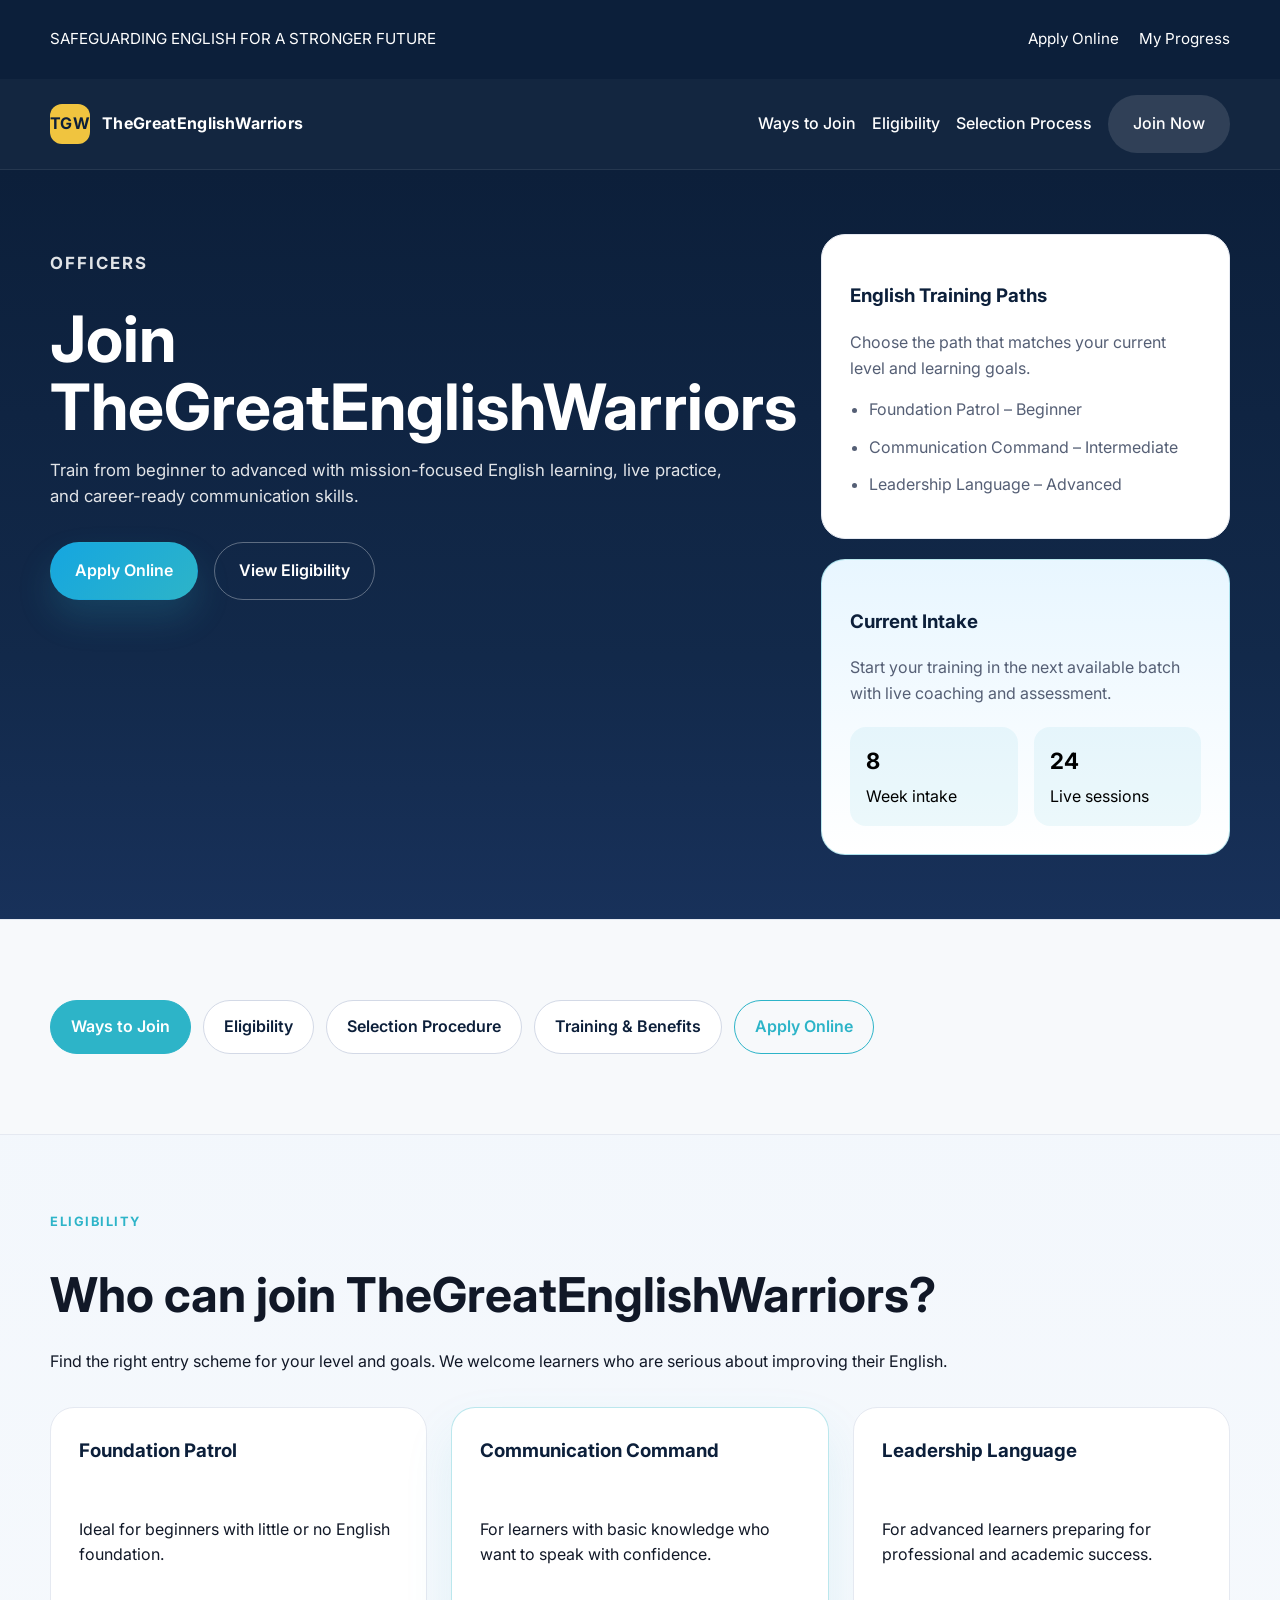
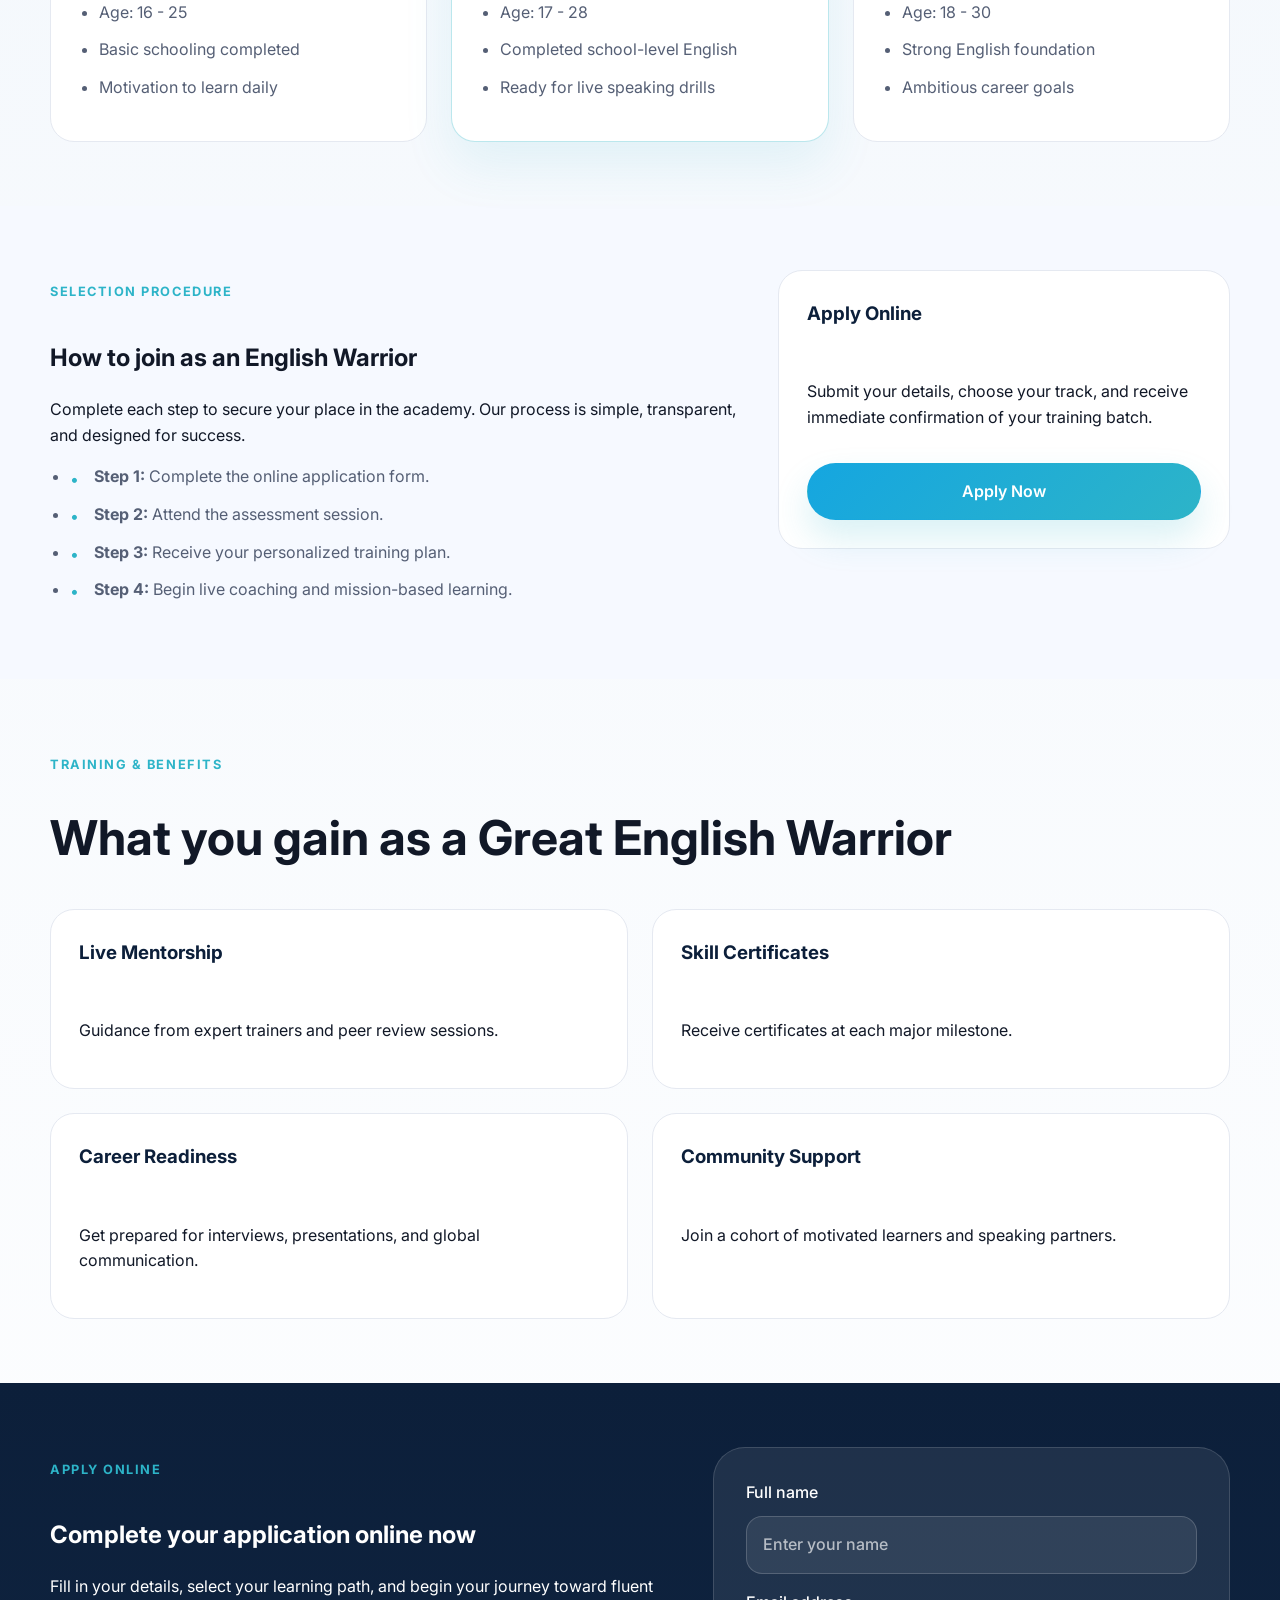
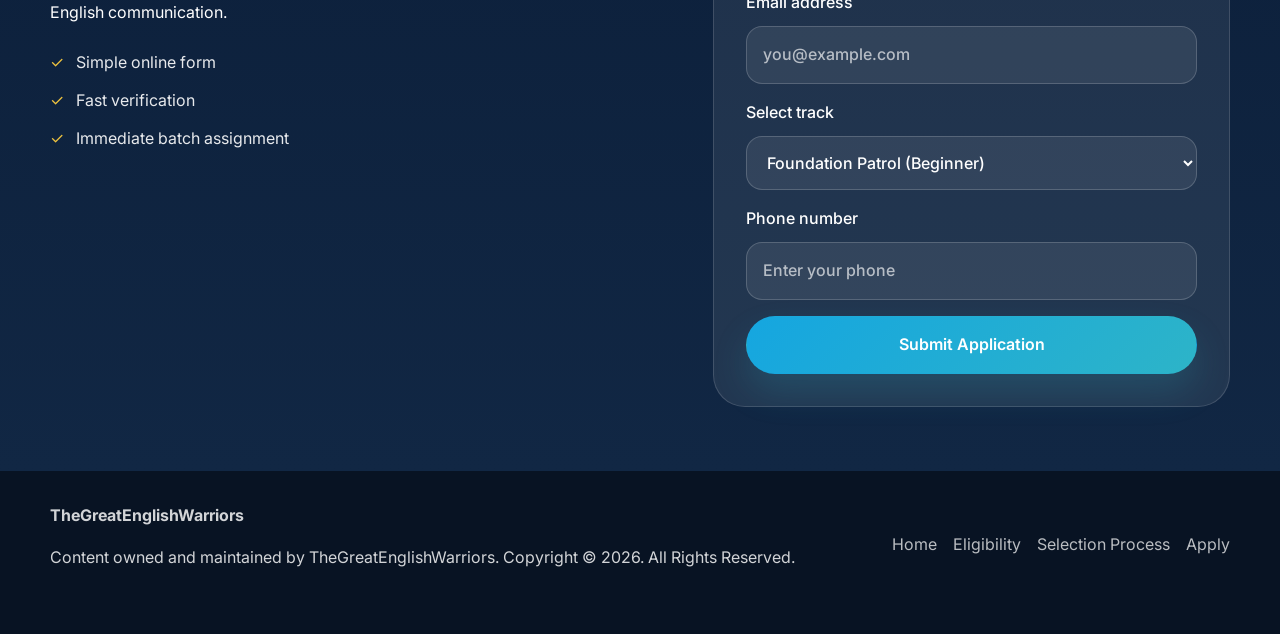
<file: index.html>
<!DOCTYPE html>
<html lang="en">
<head>
  <meta charset="UTF-8" />
  <meta name="viewport" content="width=device-width, initial-scale=1.0" />
  <title>TheGreatEnglishWarriors | Ways to Join</title>
  <link rel="preconnect" href="https://fonts.googleapis.com" />
  <link rel="preconnect" href="https://fonts.gstatic.com" crossorigin />
  <link href="https://fonts.googleapis.com/css2?family=Inter:wght@400;500;600;700;800&display=swap" rel="stylesheet" />
  <link rel="stylesheet" href="styles.css" />
</head>
<body>
  <div class="topbar">
    <div class="container topbar-inner">
      <p>SAFEGUARDING ENGLISH FOR A STRONGER FUTURE</p>
      <div class="topbar-links">
        <a href="#join">Apply Online</a>
        <a href="progress.html">My Progress</a>
      </div>
    </div>
  </div>

  <header class="site-header">
    <div class="container header-inner">
      <a class="brand" href="index.html">
        <span class="brand-mark">TGW</span>
        <span>TheGreatEnglishWarriors</span>
      </a>
      <nav class="main-nav">
        <a href="#ways">Ways to Join</a>
        <a href="#eligibility">Eligibility</a>
        <a href="#process">Selection Process</a>
        <a href="#join" class="btn btn-secondary">Join Now</a>
      </nav>
    </div>
  </header>

  <main>
    <section class="banner" id="ways">
      <div class="container banner-grid">
        <div class="banner-text">
          <p class="eyebrow">OFFICERS</p>
          <h1>Join TheGreatEnglishWarriors</h1>
          <p>Train from beginner to advanced with mission-focused English learning, live practice, and career-ready communication skills.</p>
          <div class="banner-actions">
            <a href="#join" class="btn btn-primary">Apply Online</a>
            <a href="#eligibility" class="btn btn-ghost">View Eligibility</a>
          </div>
        </div>
        <div class="banner-summary">
          <div class="summary-card">
            <h3>English Training Paths</h3>
            <p>Choose the path that matches your current level and learning goals.</p>
            <ul>
              <li>Foundation Patrol – Beginner</li>
              <li>Communication Command – Intermediate</li>
              <li>Leadership Language – Advanced</li>
            </ul>
          </div>
          <div class="summary-card summary-highlight">
            <h3>Current Intake</h3>
            <p>Start your training in the next available batch with live coaching and assessment.</p>
            <div class="summary-meta">
              <div>
                <strong>8</strong>
                <span>Week intake</span>
              </div>
              <div>
                <strong>24</strong>
                <span>Live sessions</span>
              </div>
            </div>
          </div>
        </div>
      </div>
    </section>

    <section class="section page-links">
      <div class="container page-links-inner">
        <a href="#ways" class="page-link active">Ways to Join</a>
        <a href="#eligibility" class="page-link">Eligibility</a>
        <a href="#process" class="page-link">Selection Procedure</a>
        <a href="#benefits" class="page-link">Training & Benefits</a>
        <a href="#join" class="page-link btn btn-outline">Apply Online</a>
      </div>
    </section>

    <section class="section eligibility-section" id="eligibility">
      <div class="container">
        <div class="section-header">
          <p class="eyebrow">ELIGIBILITY</p>
          <h2>Who can join TheGreatEnglishWarriors?</h2>
          <p>Find the right entry scheme for your level and goals. We welcome learners who are serious about improving their English.</p>
        </div>

        <div class="eligibility-grid">
          <article class="eligibility-card">
            <h3>Foundation Patrol</h3>
            <p>Ideal for beginners with little or no English foundation.</p>
            <ul>
              <li>Age: 16 - 25</li>
              <li>Basic schooling completed</li>
              <li>Motivation to learn daily</li>
            </ul>
          </article>
          <article class="eligibility-card featured">
            <h3>Communication Command</h3>
            <p>For learners with basic knowledge who want to speak with confidence.</p>
            <ul>
              <li>Age: 17 - 28</li>
              <li>Completed school-level English</li>
              <li>Ready for live speaking drills</li>
            </ul>
          </article>
          <article class="eligibility-card">
            <h3>Leadership Language</h3>
            <p>For advanced learners preparing for professional and academic success.</p>
            <ul>
              <li>Age: 18 - 30</li>
              <li>Strong English foundation</li>
              <li>Ambitious career goals</li>
            </ul>
          </article>
        </div>
      </div>
    </section>

    <section class="section process-section" id="process">
      <div class="container process-grid">
        <div>
          <p class="eyebrow">SELECTION PROCEDURE</p>
          <h2>How to join as an English Warrior</h2>
          <p>Complete each step to secure your place in the academy. Our process is simple, transparent, and designed for success.</p>
          <ul class="process-list">
            <li><strong>Step 1:</strong> Complete the online application form.</li>
            <li><strong>Step 2:</strong> Attend the assessment session.</li>
            <li><strong>Step 3:</strong> Receive your personalized training plan.</li>
            <li><strong>Step 4:</strong> Begin live coaching and mission-based learning.</li>
          </ul>
        </div>
        <div class="process-card">
          <h3>Apply Online</h3>
          <p>Submit your details, choose your track, and receive immediate confirmation of your training batch.</p>
          <a href="#join" class="btn btn-primary">Apply Now</a>
        </div>
      </div>
    </section>

    <section class="section benefits-section" id="benefits">
      <div class="container">
        <div class="section-header">
          <p class="eyebrow">TRAINING & BENEFITS</p>
          <h2>What you gain as a Great English Warrior</h2>
        </div>
        <div class="benefit-grid">
          <article class="benefit-card">
            <h3>Live Mentorship</h3>
            <p>Guidance from expert trainers and peer review sessions.</p>
          </article>
          <article class="benefit-card">
            <h3>Skill Certificates</h3>
            <p>Receive certificates at each major milestone.</p>
          </article>
          <article class="benefit-card">
            <h3>Career Readiness</h3>
            <p>Get prepared for interviews, presentations, and global communication.</p>
          </article>
          <article class="benefit-card">
            <h3>Community Support</h3>
            <p>Join a cohort of motivated learners and speaking partners.</p>
          </article>
        </div>
      </div>
    </section>

    <section class="section join-section" id="join">
      <div class="container join-grid">
        <div>
          <p class="eyebrow">APPLY ONLINE</p>
          <h2>Complete your application online now</h2>
          <p>Fill in your details, select your learning path, and begin your journey toward fluent English communication.</p>
          <ul class="join-list">
            <li>Simple online form</li>
            <li>Fast verification</li>
            <li>Immediate batch assignment</li>
          </ul>
        </div>
        <form class="signup-form">
          <label>
            Full name
            <input type="text" placeholder="Enter your name" required />
          </label>
          <label>
            Email address
            <input type="email" placeholder="you@example.com" required />
          </label>
          <label>
            Select track
            <select>
              <option>Foundation Patrol (Beginner)</option>
              <option>Communication Command (Intermediate)</option>
              <option>Leadership Language (Advanced)</option>
            </select>
          </label>
          <label>
            Phone number
            <input type="tel" placeholder="Enter your phone" required />
          </label>
          <button class="btn btn-primary" type="submit">Submit Application</button>
        </form>
      </div>
    </section>
  </main>

  <footer class="site-footer">
    <div class="container footer-grid">
      <div>
        <strong>TheGreatEnglishWarriors</strong>
        <p>Content owned and maintained by TheGreatEnglishWarriors. Copyright © 2026. All Rights Reserved.</p>
      </div>
      <div class="footer-links">
        <a href="index.html">Home</a>
        <a href="#eligibility">Eligibility</a>
        <a href="#process">Selection Process</a>
        <a href="#join">Apply</a>
      </div>
    </div>
  </footer>

  <script src="script.js"></script>
</body>
</html>
</file>
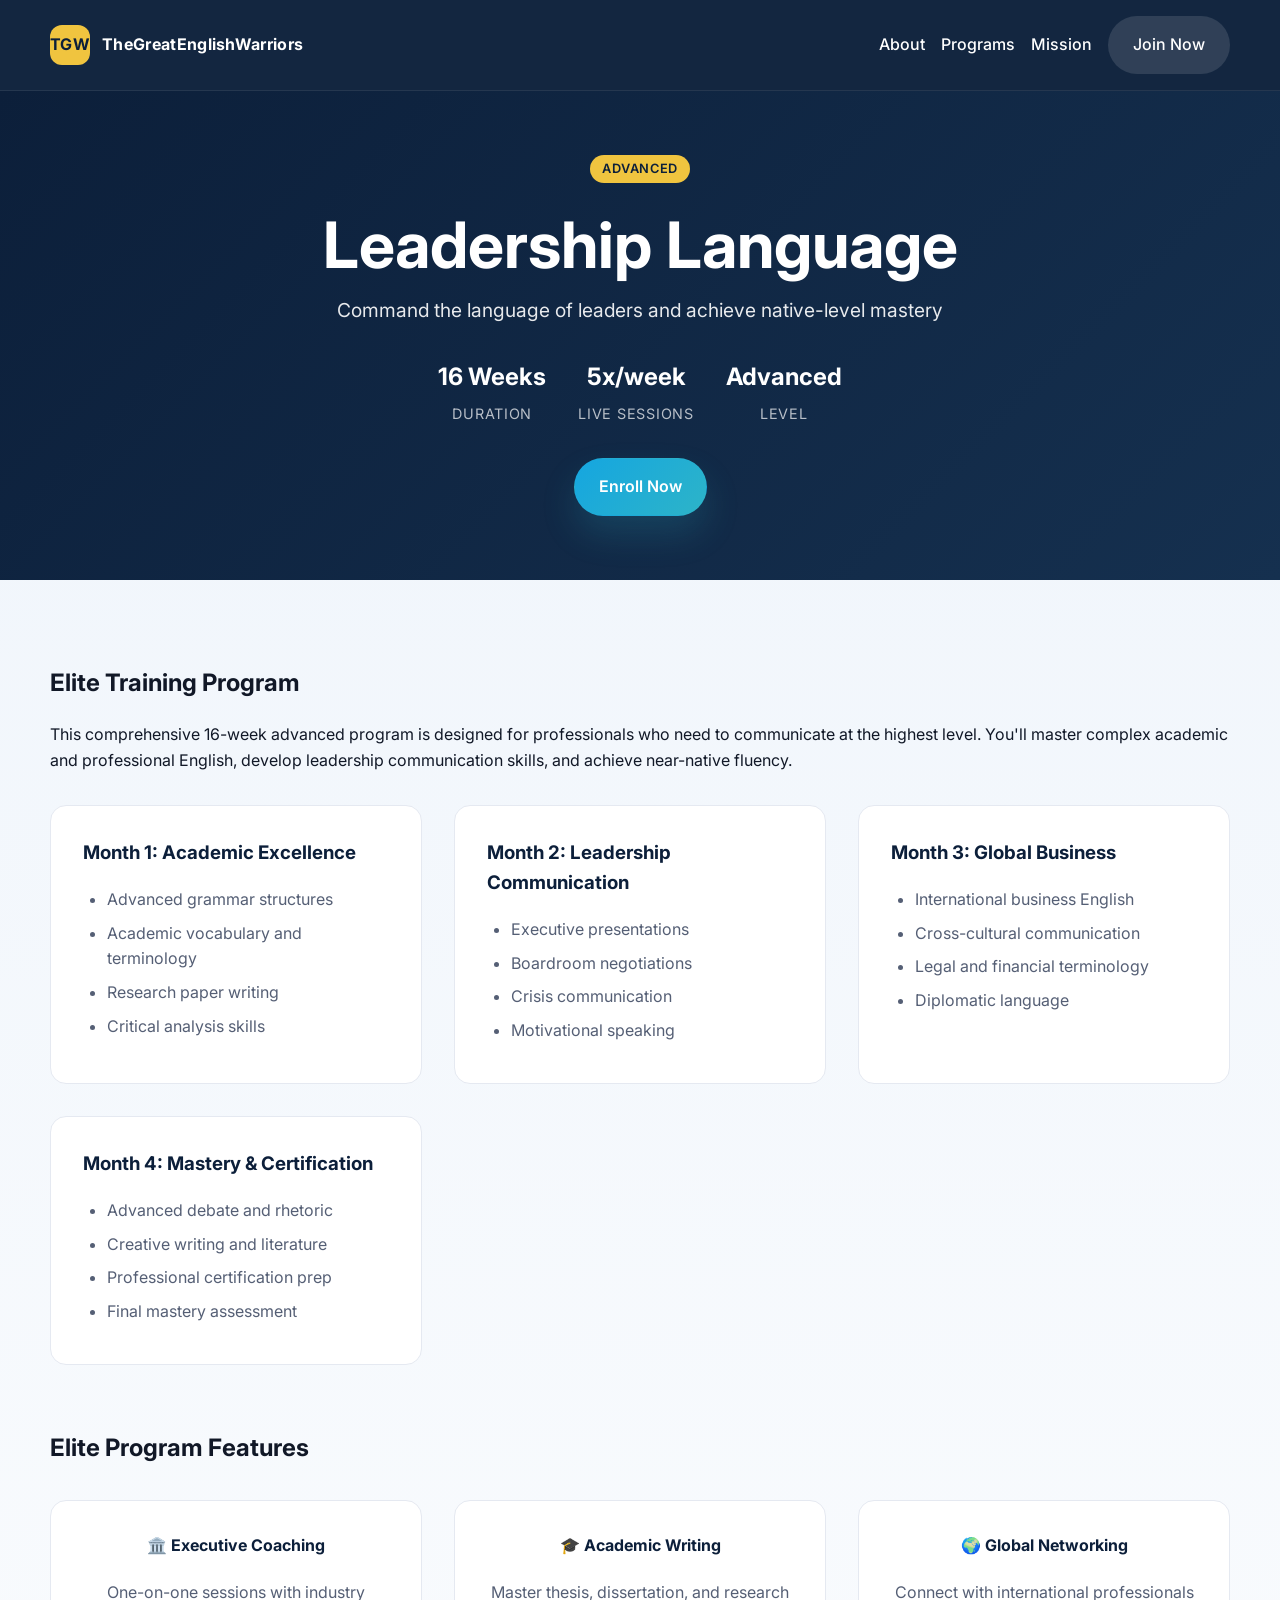
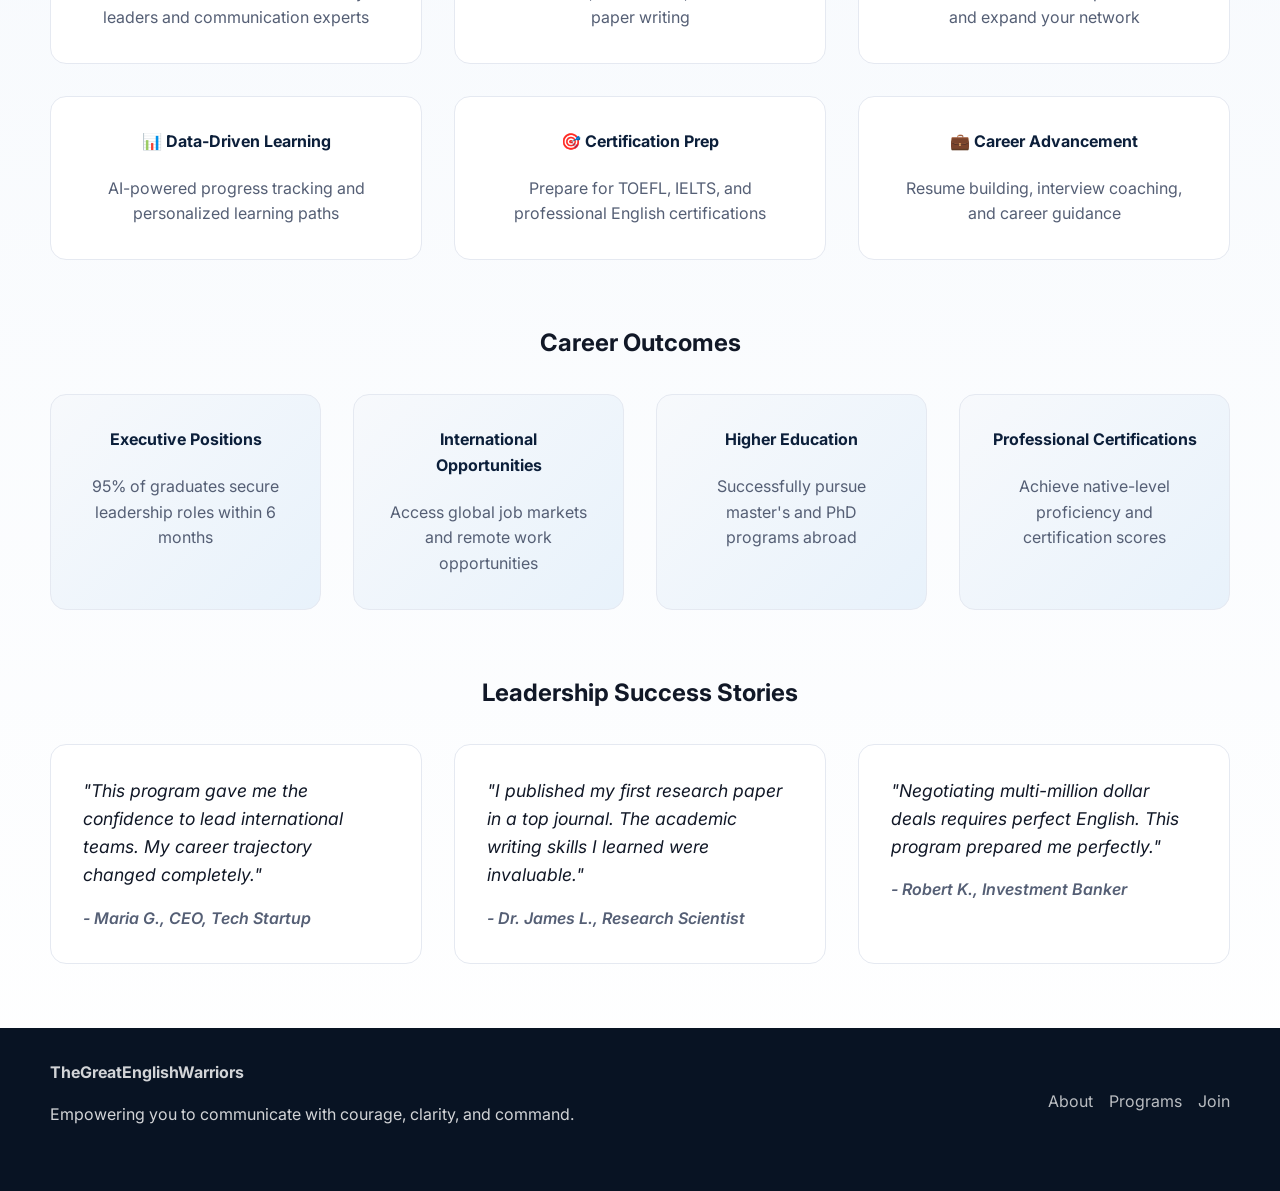
<file: advanced.html>
<!DOCTYPE html>
<html lang="en">
<head>
  <meta charset="UTF-8" />
  <meta name="viewport" content="width=device-width, initial-scale=1.0" />
  <title>Leadership Language - Advanced English | TheGreatEnglishWarriors</title>
  <link rel="preconnect" href="https://fonts.googleapis.com" />
  <link rel="preconnect" href="https://fonts.gstatic.com" crossorigin />
  <link href="https://fonts.googleapis.com/css2?family=Inter:wght@400;500;600;700;800&display=swap" rel="stylesheet" />
  <link rel="stylesheet" href="styles.css" />
</head>
<body>
  <header class="site-header">
    <div class="container header-inner">
      <a class="brand" href="index.html">
        <span class="brand-mark">TGW</span>
        <span>TheGreatEnglishWarriors</span>
      </a>
      <nav class="main-nav">
        <a href="index.html#about">About</a>
        <a href="index.html#courses">Programs</a>
        <a href="index.html#mission">Mission</a>
        <a href="index.html#join" class="btn btn-secondary">Join Now</a>
      </nav>
    </div>
  </header>

  <main>
    <section class="hero course-hero">
      <div class="container">
        <div class="course-header">
          <div class="program-level" style="background: var(--gold); color: var(--navy);">Advanced</div>
          <h1>Leadership Language</h1>
          <p class="course-subtitle">Command the language of leaders and achieve native-level mastery</p>
          <div class="course-meta">
            <div class="meta-item">
              <strong>16 Weeks</strong>
              <span>Duration</span>
            </div>
            <div class="meta-item">
              <strong>5x/week</strong>
              <span>Live Sessions</span>
            </div>
            <div class="meta-item">
              <strong>Advanced</strong>
              <span>Level</span>
            </div>
          </div>
          <a href="index.html#join" class="btn btn-primary">Enroll Now</a>
        </div>
      </div>
    </section>

    <section class="section">
      <div class="container">
        <div class="course-content">
          <div class="course-overview">
            <h2>Elite Training Program</h2>
            <p>This comprehensive 16-week advanced program is designed for professionals who need to communicate at the highest level. You'll master complex academic and professional English, develop leadership communication skills, and achieve near-native fluency.</p>

            <div class="curriculum-grid">
              <div class="curriculum-week">
                <h3>Month 1: Academic Excellence</h3>
                <ul>
                  <li>Advanced grammar structures</li>
                  <li>Academic vocabulary and terminology</li>
                  <li>Research paper writing</li>
                  <li>Critical analysis skills</li>
                </ul>
              </div>

              <div class="curriculum-week">
                <h3>Month 2: Leadership Communication</h3>
                <ul>
                  <li>Executive presentations</li>
                  <li>Boardroom negotiations</li>
                  <li>Crisis communication</li>
                  <li>Motivational speaking</li>
                </ul>
              </div>

              <div class="curriculum-week">
                <h3>Month 3: Global Business</h3>
                <ul>
                  <li>International business English</li>
                  <li>Cross-cultural communication</li>
                  <li>Legal and financial terminology</li>
                  <li>Diplomatic language</li>
                </ul>
              </div>

              <div class="curriculum-week">
                <h3>Month 4: Mastery & Certification</h3>
                <ul>
                  <li>Advanced debate and rhetoric</li>
                  <li>Creative writing and literature</li>
                  <li>Professional certification prep</li>
                  <li>Final mastery assessment</li>
                </ul>
              </div>
            </div>
          </div>

          <div class="course-features">
            <h2>Elite Program Features</h2>
            <div class="feature-grid">
              <div class="feature-item">
                <h4>🏛️ Executive Coaching</h4>
                <p>One-on-one sessions with industry leaders and communication experts</p>
              </div>
              <div class="feature-item">
                <h4>🎓 Academic Writing</h4>
                <p>Master thesis, dissertation, and research paper writing</p>
              </div>
              <div class="feature-item">
                <h4>🌍 Global Networking</h4>
                <p>Connect with international professionals and expand your network</p>
              </div>
              <div class="feature-item">
                <h4>📊 Data-Driven Learning</h4>
                <p>AI-powered progress tracking and personalized learning paths</p>
              </div>
              <div class="feature-item">
                <h4>🎯 Certification Prep</h4>
                <p>Prepare for TOEFL, IELTS, and professional English certifications</p>
              </div>
              <div class="feature-item">
                <h4>💼 Career Advancement</h4>
                <p>Resume building, interview coaching, and career guidance</p>
              </div>
            </div>
          </div>

          <div class="career-outcomes">
            <h2>Career Outcomes</h2>
            <div class="outcome-grid">
              <div class="outcome-item">
                <h4>Executive Positions</h4>
                <p>95% of graduates secure leadership roles within 6 months</p>
              </div>
              <div class="outcome-item">
                <h4>International Opportunities</h4>
                <p>Access global job markets and remote work opportunities</p>
              </div>
              <div class="outcome-item">
                <h4>Higher Education</h4>
                <p>Successfully pursue master's and PhD programs abroad</p>
              </div>
              <div class="outcome-item">
                <h4>Professional Certifications</h4>
                <p>Achieve native-level proficiency and certification scores</p>
              </div>
            </div>
          </div>

          <div class="success-stories">
            <h2>Leadership Success Stories</h2>
            <div class="story-grid">
              <div class="story-card">
                <blockquote>"This program gave me the confidence to lead international teams. My career trajectory changed completely."</blockquote>
                <cite>- Maria G., CEO, Tech Startup</cite>
              </div>
              <div class="story-card">
                <blockquote>"I published my first research paper in a top journal. The academic writing skills I learned were invaluable."</blockquote>
                <cite>- Dr. James L., Research Scientist</cite>
              </div>
              <div class="story-card">
                <blockquote>"Negotiating multi-million dollar deals requires perfect English. This program prepared me perfectly."</blockquote>
                <cite>- Robert K., Investment Banker</cite>
              </div>
            </div>
          </div>
        </div>
      </div>
    </section>
  </main>

  <footer class="site-footer">
    <div class="container footer-grid">
      <div>
        <strong>TheGreatEnglishWarriors</strong>
        <p>Empowering you to communicate with courage, clarity, and command.</p>
      </div>
      <div class="footer-links">
        <a href="index.html#about">About</a>
        <a href="index.html#courses">Programs</a>
        <a href="index.html#join">Join</a>
      </div>
    </div>
  </footer>

  <script src="script.js"></script>
</body>
</html>
</file>
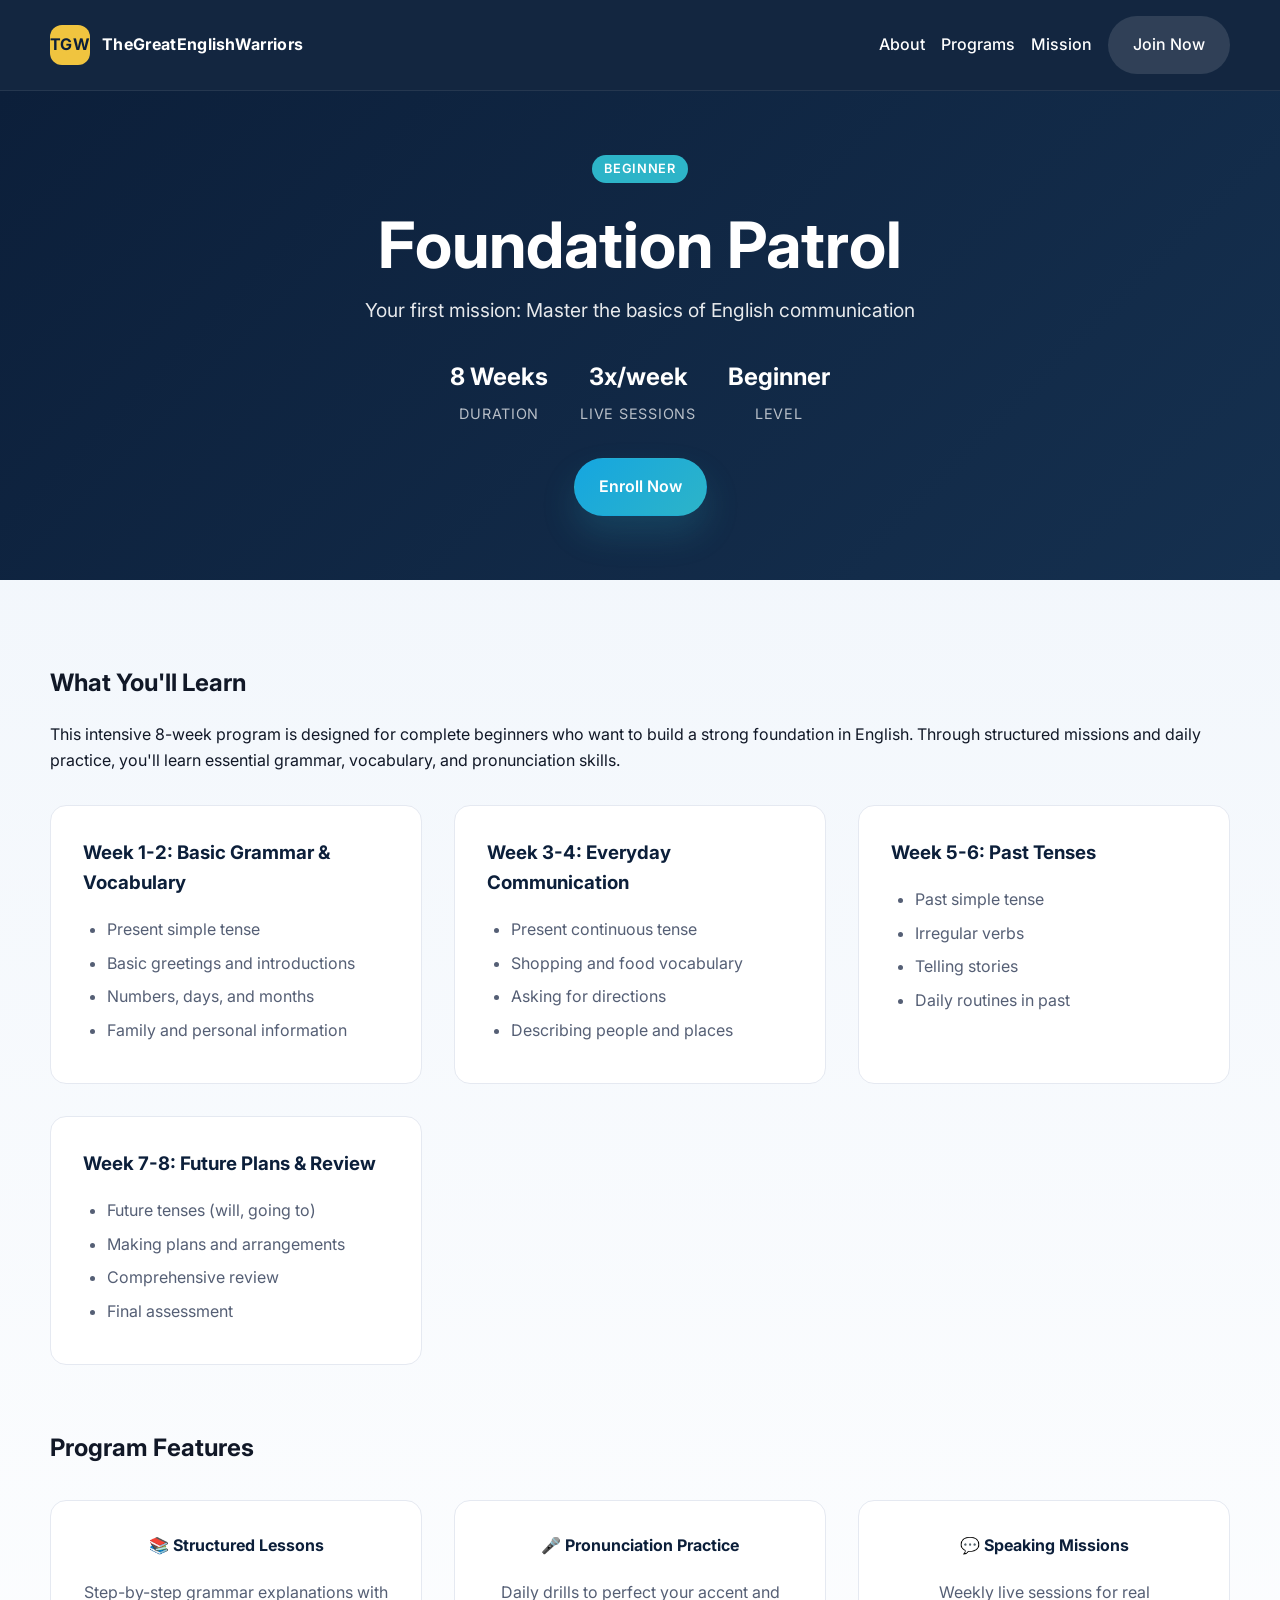
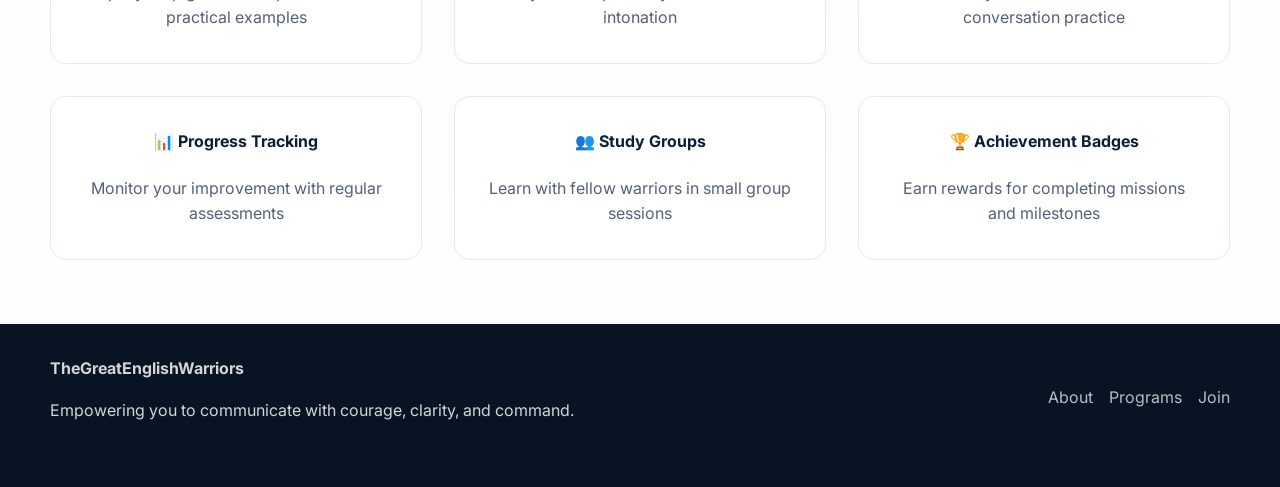
<file: beginner.html>
<!DOCTYPE html>
<html lang="en">
<head>
  <meta charset="UTF-8" />
  <meta name="viewport" content="width=device-width, initial-scale=1.0" />
  <title>Foundation Patrol - Beginner English | TheGreatEnglishWarriors</title>
  <link rel="preconnect" href="https://fonts.googleapis.com" />
  <link rel="preconnect" href="https://fonts.gstatic.com" crossorigin />
  <link href="https://fonts.googleapis.com/css2?family=Inter:wght@400;500;600;700;800&display=swap" rel="stylesheet" />
  <link rel="stylesheet" href="styles.css" />
</head>
<body>
  <header class="site-header">
    <div class="container header-inner">
      <a class="brand" href="index.html">
        <span class="brand-mark">TGW</span>
        <span>TheGreatEnglishWarriors</span>
      </a>
      <nav class="main-nav">
        <a href="index.html#about">About</a>
        <a href="index.html#courses">Programs</a>
        <a href="index.html#mission">Mission</a>
        <a href="index.html#join" class="btn btn-secondary">Join Now</a>
      </nav>
    </div>
  </header>

  <main>
    <section class="hero course-hero">
      <div class="container">
        <div class="course-header">
          <div class="program-level">Beginner</div>
          <h1>Foundation Patrol</h1>
          <p class="course-subtitle">Your first mission: Master the basics of English communication</p>
          <div class="course-meta">
            <div class="meta-item">
              <strong>8 Weeks</strong>
              <span>Duration</span>
            </div>
            <div class="meta-item">
              <strong>3x/week</strong>
              <span>Live Sessions</span>
            </div>
            <div class="meta-item">
              <strong>Beginner</strong>
              <span>Level</span>
            </div>
          </div>
          <a href="index.html#join" class="btn btn-primary">Enroll Now</a>
        </div>
      </div>
    </section>

    <section class="section">
      <div class="container">
        <div class="course-content">
          <div class="course-overview">
            <h2>What You'll Learn</h2>
            <p>This intensive 8-week program is designed for complete beginners who want to build a strong foundation in English. Through structured missions and daily practice, you'll learn essential grammar, vocabulary, and pronunciation skills.</p>

            <div class="curriculum-grid">
              <div class="curriculum-week">
                <h3>Week 1-2: Basic Grammar & Vocabulary</h3>
                <ul>
                  <li>Present simple tense</li>
                  <li>Basic greetings and introductions</li>
                  <li>Numbers, days, and months</li>
                  <li>Family and personal information</li>
                </ul>
              </div>

              <div class="curriculum-week">
                <h3>Week 3-4: Everyday Communication</h3>
                <ul>
                  <li>Present continuous tense</li>
                  <li>Shopping and food vocabulary</li>
                  <li>Asking for directions</li>
                  <li>Describing people and places</li>
                </ul>
              </div>

              <div class="curriculum-week">
                <h3>Week 5-6: Past Tenses</h3>
                <ul>
                  <li>Past simple tense</li>
                  <li>Irregular verbs</li>
                  <li>Telling stories</li>
                  <li>Daily routines in past</li>
                </ul>
              </div>

              <div class="curriculum-week">
                <h3>Week 7-8: Future Plans & Review</h3>
                <ul>
                  <li>Future tenses (will, going to)</li>
                  <li>Making plans and arrangements</li>
                  <li>Comprehensive review</li>
                  <li>Final assessment</li>
                </ul>
              </div>
            </div>
          </div>

          <div class="course-features">
            <h2>Program Features</h2>
            <div class="feature-grid">
              <div class="feature-item">
                <h4>📚 Structured Lessons</h4>
                <p>Step-by-step grammar explanations with practical examples</p>
              </div>
              <div class="feature-item">
                <h4>🎤 Pronunciation Practice</h4>
                <p>Daily drills to perfect your accent and intonation</p>
              </div>
              <div class="feature-item">
                <h4>💬 Speaking Missions</h4>
                <p>Weekly live sessions for real conversation practice</p>
              </div>
              <div class="feature-item">
                <h4>📊 Progress Tracking</h4>
                <p>Monitor your improvement with regular assessments</p>
              </div>
              <div class="feature-item">
                <h4>👥 Study Groups</h4>
                <p>Learn with fellow warriors in small group sessions</p>
              </div>
              <div class="feature-item">
                <h4>🏆 Achievement Badges</h4>
                <p>Earn rewards for completing missions and milestones</p>
              </div>
            </div>
          </div>
        </div>
      </div>
    </section>
  </main>

  <footer class="site-footer">
    <div class="container footer-grid">
      <div>
        <strong>TheGreatEnglishWarriors</strong>
        <p>Empowering you to communicate with courage, clarity, and command.</p>
      </div>
      <div class="footer-links">
        <a href="index.html#about">About</a>
        <a href="index.html#courses">Programs</a>
        <a href="index.html#join">Join</a>
      </div>
    </div>
  </footer>

  <script src="script.js"></script>
</body>
</html>
</file>
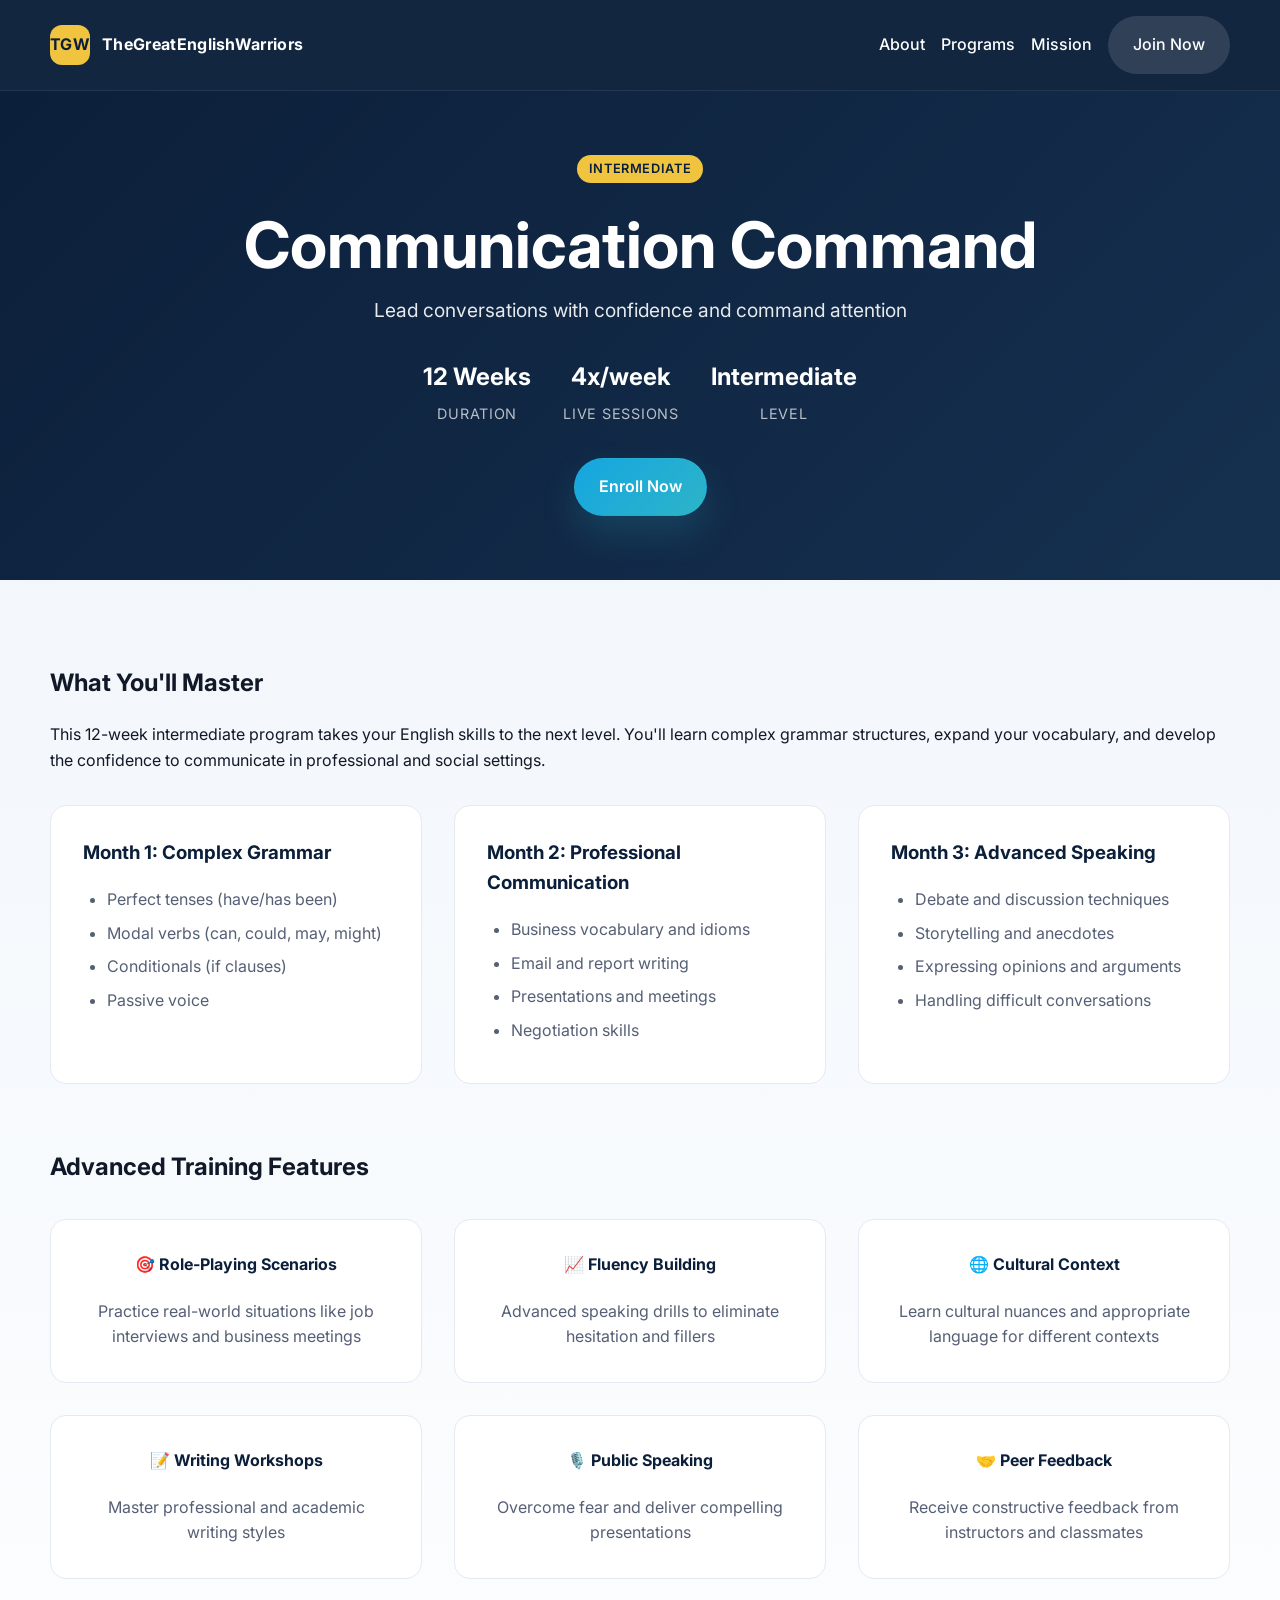
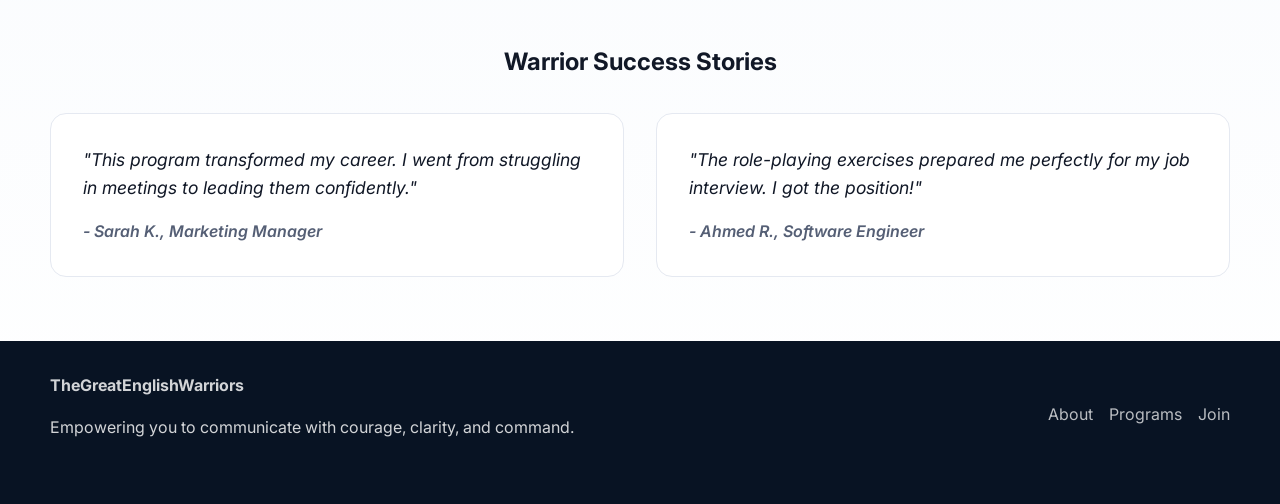
<file: intermediate.html>
<!DOCTYPE html>
<html lang="en">
<head>
  <meta charset="UTF-8" />
  <meta name="viewport" content="width=device-width, initial-scale=1.0" />
  <title>Communication Command - Intermediate English | TheGreatEnglishWarriors</title>
  <link rel="preconnect" href="https://fonts.googleapis.com" />
  <link rel="preconnect" href="https://fonts.gstatic.com" crossorigin />
  <link href="https://fonts.googleapis.com/css2?family=Inter:wght@400;500;600;700;800&display=swap" rel="stylesheet" />
  <link rel="stylesheet" href="styles.css" />
</head>
<body>
  <header class="site-header">
    <div class="container header-inner">
      <a class="brand" href="index.html">
        <span class="brand-mark">TGW</span>
        <span>TheGreatEnglishWarriors</span>
      </a>
      <nav class="main-nav">
        <a href="index.html#about">About</a>
        <a href="index.html#courses">Programs</a>
        <a href="index.html#mission">Mission</a>
        <a href="index.html#join" class="btn btn-secondary">Join Now</a>
      </nav>
    </div>
  </header>

  <main>
    <section class="hero course-hero">
      <div class="container">
        <div class="course-header">
          <div class="program-level" style="background: var(--gold); color: var(--navy);">Intermediate</div>
          <h1>Communication Command</h1>
          <p class="course-subtitle">Lead conversations with confidence and command attention</p>
          <div class="course-meta">
            <div class="meta-item">
              <strong>12 Weeks</strong>
              <span>Duration</span>
            </div>
            <div class="meta-item">
              <strong>4x/week</strong>
              <span>Live Sessions</span>
            </div>
            <div class="meta-item">
              <strong>Intermediate</strong>
              <span>Level</span>
            </div>
          </div>
          <a href="index.html#join" class="btn btn-primary">Enroll Now</a>
        </div>
      </div>
    </section>

    <section class="section">
      <div class="container">
        <div class="course-content">
          <div class="course-overview">
            <h2>What You'll Master</h2>
            <p>This 12-week intermediate program takes your English skills to the next level. You'll learn complex grammar structures, expand your vocabulary, and develop the confidence to communicate in professional and social settings.</p>

            <div class="curriculum-grid">
              <div class="curriculum-week">
                <h3>Month 1: Complex Grammar</h3>
                <ul>
                  <li>Perfect tenses (have/has been)</li>
                  <li>Modal verbs (can, could, may, might)</li>
                  <li>Conditionals (if clauses)</li>
                  <li>Passive voice</li>
                </ul>
              </div>

              <div class="curriculum-week">
                <h3>Month 2: Professional Communication</h3>
                <ul>
                  <li>Business vocabulary and idioms</li>
                  <li>Email and report writing</li>
                  <li>Presentations and meetings</li>
                  <li>Negotiation skills</li>
                </ul>
              </div>

              <div class="curriculum-week">
                <h3>Month 3: Advanced Speaking</h3>
                <ul>
                  <li>Debate and discussion techniques</li>
                  <li>Storytelling and anecdotes</li>
                  <li>Expressing opinions and arguments</li>
                  <li>Handling difficult conversations</li>
                </ul>
              </div>
            </div>
          </div>

          <div class="course-features">
            <h2>Advanced Training Features</h2>
            <div class="feature-grid">
              <div class="feature-item">
                <h4>🎯 Role-Playing Scenarios</h4>
                <p>Practice real-world situations like job interviews and business meetings</p>
              </div>
              <div class="feature-item">
                <h4>📈 Fluency Building</h4>
                <p>Advanced speaking drills to eliminate hesitation and fillers</p>
              </div>
              <div class="feature-item">
                <h4>🌐 Cultural Context</h4>
                <p>Learn cultural nuances and appropriate language for different contexts</p>
              </div>
              <div class="feature-item">
                <h4>📝 Writing Workshops</h4>
                <p>Master professional and academic writing styles</p>
              </div>
              <div class="feature-item">
                <h4>🎙️ Public Speaking</h4>
                <p>Overcome fear and deliver compelling presentations</p>
              </div>
              <div class="feature-item">
                <h4>🤝 Peer Feedback</h4>
                <p>Receive constructive feedback from instructors and classmates</p>
              </div>
            </div>
          </div>

          <div class="success-stories">
            <h2>Warrior Success Stories</h2>
            <div class="story-grid">
              <div class="story-card">
                <blockquote>"This program transformed my career. I went from struggling in meetings to leading them confidently."</blockquote>
                <cite>- Sarah K., Marketing Manager</cite>
              </div>
              <div class="story-card">
                <blockquote>"The role-playing exercises prepared me perfectly for my job interview. I got the position!"</blockquote>
                <cite>- Ahmed R., Software Engineer</cite>
              </div>
            </div>
          </div>
        </div>
      </div>
    </section>
  </main>

  <footer class="site-footer">
    <div class="container footer-grid">
      <div>
        <strong>TheGreatEnglishWarriors</strong>
        <p>Empowering you to communicate with courage, clarity, and command.</p>
      </div>
      <div class="footer-links">
        <a href="index.html#about">About</a>
        <a href="index.html#courses">Programs</a>
        <a href="index.html#join">Join</a>
      </div>
    </div>
  </footer>

  <script src="script.js"></script>
</body>
</html>
</file>
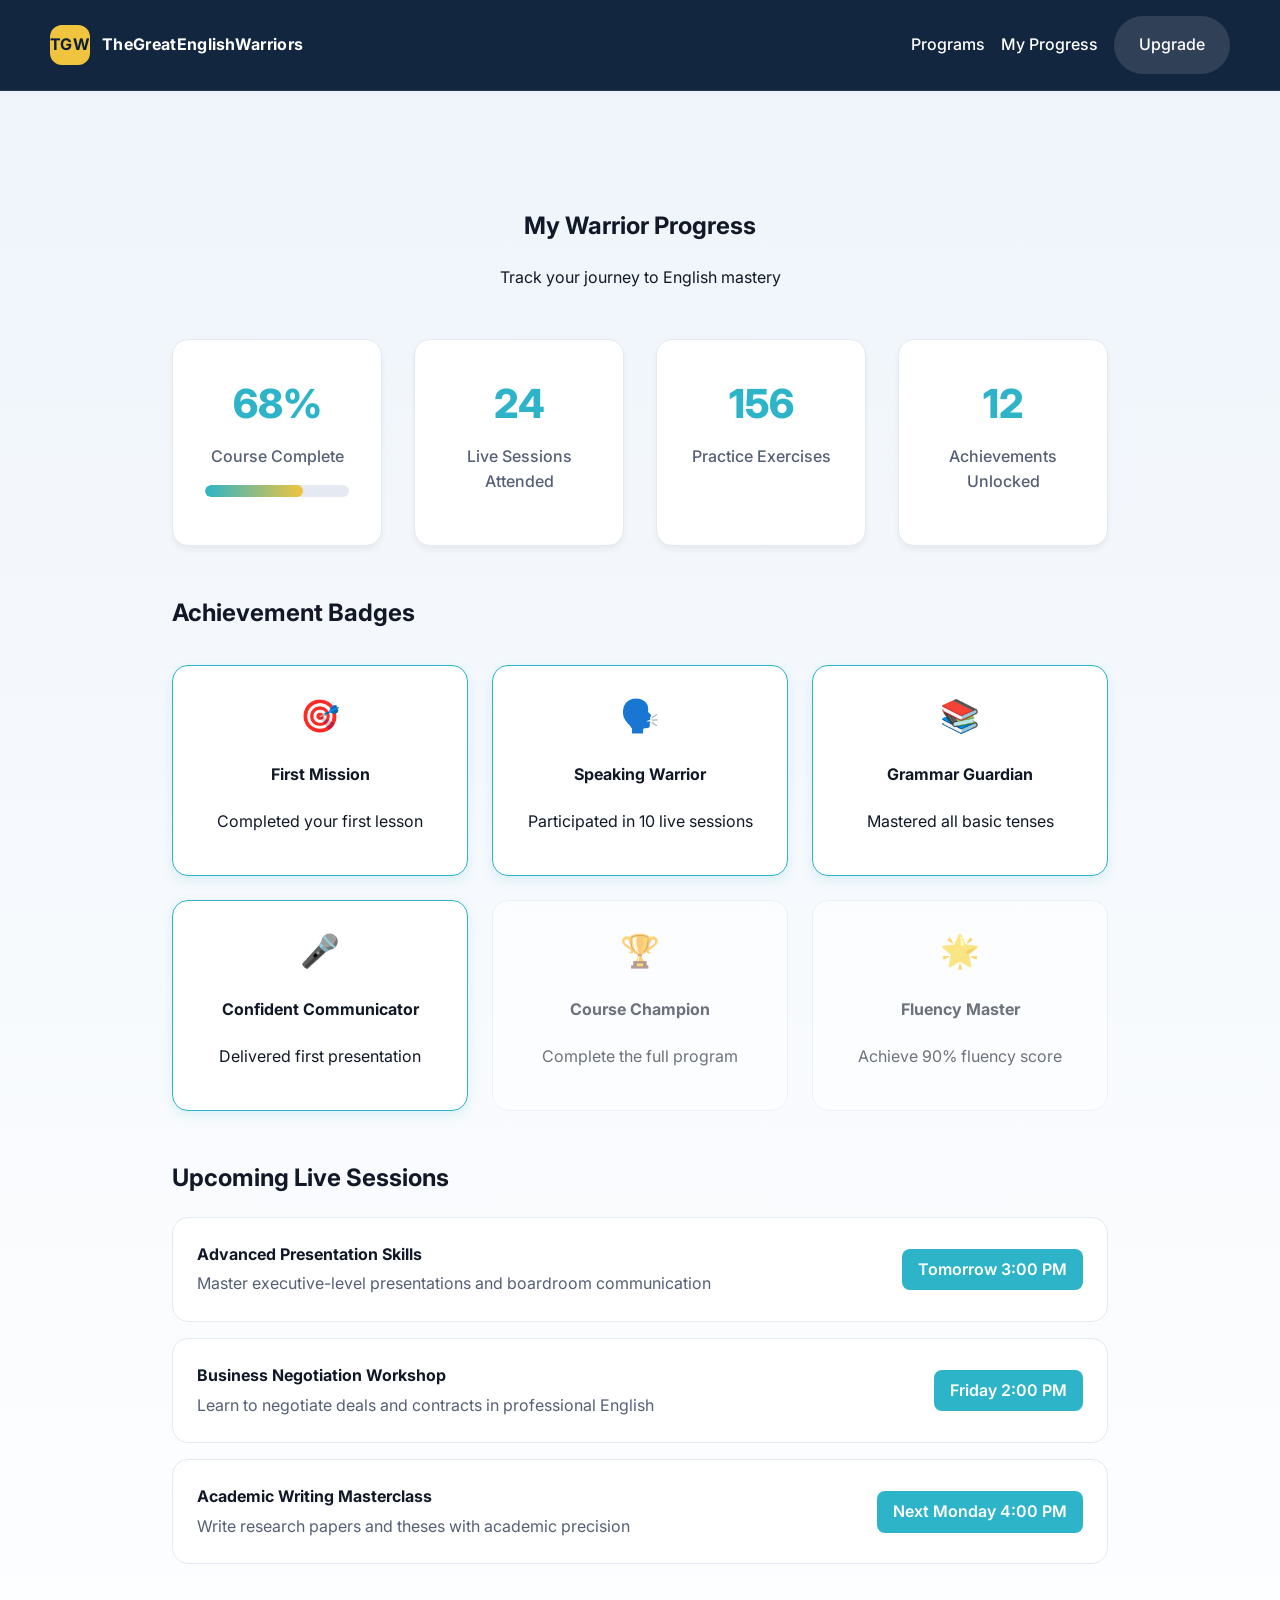
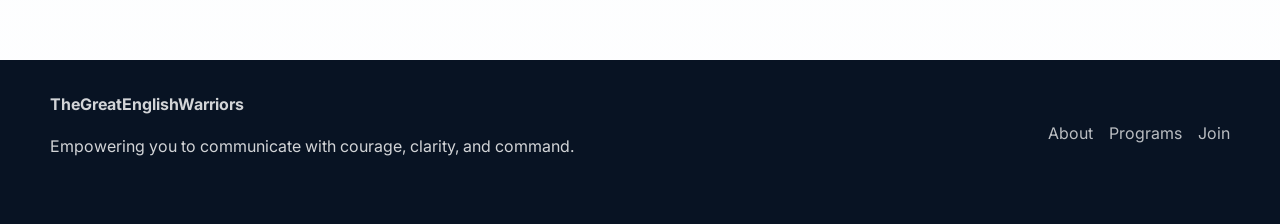
<file: progress.html>
<!DOCTYPE html>
<html lang="en">
<head>
  <meta charset="UTF-8" />
  <meta name="viewport" content="width=device-width, initial-scale=1.0" />
  <title>My Progress - TheGreatEnglishWarriors</title>
  <link rel="preconnect" href="https://fonts.googleapis.com" />
  <link rel="preconnect" href="https://fonts.gstatic.com" crossorigin />
  <link href="https://fonts.googleapis.com/css2?family=Inter:wght@400;500;600;700;800&display=swap" rel="stylesheet" />
  <link rel="stylesheet" href="styles.css" />
  <style>
    .progress-container {
      max-width: 1000px;
      margin: 0 auto;
      padding: 2rem;
    }

    .progress-header {
      text-align: center;
      margin-bottom: 3rem;
    }

    .progress-stats {
      display: grid;
      grid-template-columns: repeat(auto-fit, minmax(200px, 1fr));
      gap: 2rem;
      margin-bottom: 3rem;
    }

    .stat-card {
      padding: 2rem;
      background: #fff;
      border-radius: 1rem;
      border: 1px solid #e5e9f1;
      text-align: center;
      box-shadow: 0 4px 6px rgba(0, 0, 0, 0.05);
    }

    .stat-number {
      font-size: 2.5rem;
      font-weight: 800;
      color: var(--teal);
      margin-bottom: 0.5rem;
    }

    .stat-label {
      color: var(--muted);
      font-weight: 500;
    }

    .progress-bar {
      width: 100%;
      height: 12px;
      background: #e5e9f1;
      border-radius: 6px;
      overflow: hidden;
      margin: 1rem 0;
    }

    .progress-fill {
      height: 100%;
      background: linear-gradient(90deg, var(--teal), var(--gold));
      border-radius: 6px;
      transition: width 0.3s ease;
    }

    .achievements-grid {
      display: grid;
      grid-template-columns: repeat(auto-fit, minmax(250px, 1fr));
      gap: 1.5rem;
      margin-top: 2rem;
    }

    .achievement-card {
      padding: 1.5rem;
      background: #fff;
      border-radius: 1rem;
      border: 1px solid #e5e9f1;
      text-align: center;
      opacity: 0.6;
      transition: all 0.3s ease;
    }

    .achievement-card.unlocked {
      opacity: 1;
      border-color: var(--teal);
      box-shadow: 0 4px 12px rgba(45, 180, 200, 0.15);
    }

    .achievement-icon {
      font-size: 2rem;
      margin-bottom: 1rem;
    }

    .achievement-card.unlocked .achievement-icon {
      color: var(--teal);
    }

    .upcoming-sessions {
      margin-top: 3rem;
    }

    .session-list {
      display: grid;
      gap: 1rem;
    }

    .session-item {
      padding: 1.5rem;
      background: #fff;
      border-radius: 1rem;
      border: 1px solid #e5e9f1;
      display: flex;
      justify-content: space-between;
      align-items: center;
    }

    .session-info h4 {
      margin: 0 0 0.25rem;
    }

    .session-info p {
      margin: 0;
      color: var(--muted);
    }

    .session-time {
      background: var(--teal);
      color: white;
      padding: 0.5rem 1rem;
      border-radius: 0.5rem;
      font-weight: 600;
    }
  </style>
</head>
<body>
  <header class="site-header">
    <div class="container header-inner">
      <a class="brand" href="index.html">
        <span class="brand-mark">TGW</span>
        <span>TheGreatEnglishWarriors</span>
      </a>
      <nav class="main-nav">
        <a href="index.html#courses">Programs</a>
        <a href="#progress">My Progress</a>
        <a href="index.html#join" class="btn btn-secondary">Upgrade</a>
      </nav>
    </div>
  </header>

  <main>
    <section class="section">
      <div class="container progress-container">
        <div class="progress-header">
          <h1>My Warrior Progress</h1>
          <p>Track your journey to English mastery</p>
        </div>

        <div class="progress-stats">
          <div class="stat-card">
            <div class="stat-number">68%</div>
            <div class="stat-label">Course Complete</div>
            <div class="progress-bar">
              <div class="progress-fill" style="width: 68%"></div>
            </div>
          </div>
          <div class="stat-card">
            <div class="stat-number">24</div>
            <div class="stat-label">Live Sessions Attended</div>
          </div>
          <div class="stat-card">
            <div class="stat-number">156</div>
            <div class="stat-label">Practice Exercises</div>
          </div>
          <div class="stat-card">
            <div class="stat-number">12</div>
            <div class="stat-label">Achievements Unlocked</div>
          </div>
        </div>

        <div class="achievements-section">
          <h2>Achievement Badges</h2>
          <div class="achievements-grid">
            <div class="achievement-card unlocked">
              <div class="achievement-icon">🎯</div>
              <h4>First Mission</h4>
              <p>Completed your first lesson</p>
            </div>
            <div class="achievement-card unlocked">
              <div class="achievement-icon">🗣️</div>
              <h4>Speaking Warrior</h4>
              <p>Participated in 10 live sessions</p>
            </div>
            <div class="achievement-card unlocked">
              <div class="achievement-icon">📚</div>
              <h4>Grammar Guardian</h4>
              <p>Mastered all basic tenses</p>
            </div>
            <div class="achievement-card unlocked">
              <div class="achievement-icon">🎤</div>
              <h4>Confident Communicator</h4>
              <p>Delivered first presentation</p>
            </div>
            <div class="achievement-card">
              <div class="achievement-icon">🏆</div>
              <h4>Course Champion</h4>
              <p>Complete the full program</p>
            </div>
            <div class="achievement-card">
              <div class="achievement-icon">🌟</div>
              <h4>Fluency Master</h4>
              <p>Achieve 90% fluency score</p>
            </div>
          </div>
        </div>

        <div class="upcoming-sessions">
          <h2>Upcoming Live Sessions</h2>
          <div class="session-list">
            <div class="session-item">
              <div class="session-info">
                <h4>Advanced Presentation Skills</h4>
                <p>Master executive-level presentations and boardroom communication</p>
              </div>
              <div class="session-time">Tomorrow 3:00 PM</div>
            </div>
            <div class="session-item">
              <div class="session-info">
                <h4>Business Negotiation Workshop</h4>
                <p>Learn to negotiate deals and contracts in professional English</p>
              </div>
              <div class="session-time">Friday 2:00 PM</div>
            </div>
            <div class="session-item">
              <div class="session-info">
                <h4>Academic Writing Masterclass</h4>
                <p>Write research papers and theses with academic precision</p>
              </div>
              <div class="session-time">Next Monday 4:00 PM</div>
            </div>
          </div>
        </div>
      </div>
    </section>
  </main>

  <footer class="site-footer">
    <div class="container footer-grid">
      <div>
        <strong>TheGreatEnglishWarriors</strong>
        <p>Empowering you to communicate with courage, clarity, and command.</p>
      </div>
      <div class="footer-links">
        <a href="index.html#about">About</a>
        <a href="index.html#courses">Programs</a>
        <a href="index.html#join">Join</a>
      </div>
    </div>
  </footer>

  <script src="script.js"></script>
</body>
</html>
</file>
<file: styles.css>
﻿:root {
  --navy: #0c1f3a;
  --teal: #2db4c8;
  --gold: #f0c43f;
  --white: #f7f9fc;
  --gray: #d3d9e6;
  --text: #111827;
  --muted: #555f75;
}

* {
  box-sizing: border-box;
}

body {
  margin: 0;
  font-family: 'Inter', sans-serif;
  color: var(--text);
  background: linear-gradient(180deg, #eef4fb 0%, #ffffff 100%);
  line-height: 1.6;
}

img {
  max-width: 100%;
  display: block;
}

button,
input,
select {
  font: inherit;
}

.container {
  width: min(1180px, calc(100% - 2rem));
  margin: 0 auto;
}

.topbar {
  background: #0c1f3a;
  color: #fff;
}

.topbar-inner {
  display: flex;
  justify-content: space-between;
  align-items: center;
  gap: 1rem;
  padding: 0.75rem 0;
  font-size: 0.95rem;
}

.topbar-links a {
  color: #fff;
  text-decoration: none;
  margin-left: 1rem;
}

.site-header {
  position: sticky;
  top: 0;
  z-index: 20;
  background: rgba(12, 31, 58, 0.97);
  backdrop-filter: blur(12px);
  border-bottom: 1px solid rgba(255, 255, 255, 0.08);
}

.header-inner {
  display: flex;
  align-items: center;
  justify-content: space-between;
  gap: 1rem;
  padding: 1rem 0;
}

.brand {
  display: inline-flex;
  align-items: center;
  gap: 0.75rem;
  color: #fff;
  text-decoration: none;
  font-weight: 700;
  letter-spacing: 0.02em;
}

.brand-mark {
  display: inline-flex;
  align-items: center;
  justify-content: center;
  width: 2.5rem;
  height: 2.5rem;
  background: var(--gold);
  color: var(--navy);
  border-radius: 0.75rem;
}

.main-nav {
  display: flex;
  flex-wrap: wrap;
  align-items: center;
  gap: 1rem;
}

.main-nav a {
  color: #fff;
  text-decoration: none;
  font-weight: 500;
}

.btn {
  display: inline-flex;
  align-items: center;
  justify-content: center;
  padding: 0.95rem 1.5rem;
  border-radius: 999px;
  border: 1px solid transparent;
  cursor: pointer;
  text-decoration: none;
  font-weight: 600;
  transition: transform 0.25s ease, box-shadow 0.25s ease, background-color 0.25s ease;
}

.btn:hover {
  transform: translateY(-1px);
}

.btn-primary {
  background: linear-gradient(135deg, #15a6e0 0%, #2db4c8 100%);
  color: #fff;
  box-shadow: 0 18px 35px rgba(45, 180, 200, 0.18);
}

.btn-secondary {
  background: rgba(255, 255, 255, 0.12);
  color: #fff;
}

.btn-ghost {
  background: transparent;
  color: #fff;
  border-color: rgba(255, 255, 255, 0.32);
}

.btn-outline {
  background: transparent;
  color: var(--teal);
  border-color: var(--teal);
}

.btn-outline:hover {
  background: var(--teal);
  color: white;
}

.banner {
  padding: 4rem 0;
  background: linear-gradient(180deg, #0c1f3a 0%, #12294a 65%, #18315a 100%);
  color: white;
}

.banner-grid {
  display: grid;
  grid-template-columns: 1.5fr 1fr;
  gap: 2rem;
  align-items: start;
}

.banner-text h1 {
  font-size: clamp(2.8rem, 5vw, 4.4rem);
  margin: 0.75rem 0 1rem;
  line-height: 1.05;
}

.banner-text p {
  max-width: 42rem;
  color: rgba(255, 255, 255, 0.88);
  font-size: 1.05rem;
}

.banner-actions {
  display: flex;
  flex-wrap: wrap;
  gap: 1rem;
  margin-top: 2rem;
}

.banner-summary {
  display: grid;
  gap: 1.25rem;
}

.summary-card {
  background: #fff;
  border-radius: 1.5rem;
  padding: 1.75rem;
  border: 1px solid #e5e9f1;
  color: var(--text);
}

.summary-card h3 {
  color: var(--navy);
}

.summary-card p {
  color: var(--muted);
}

.summary-card ul {
  margin: 1rem 0 0;
  padding-left: 1.2rem;
}

.summary-card li {
  margin-bottom: 0.75rem;
  color: var(--muted);
}

.summary-highlight {
  background: linear-gradient(180deg, #e8f6ff 0%, #ffffff 100%);
  border-color: rgba(45, 180, 200, 0.32);
}

.summary-meta {
  display: grid;
  grid-template-columns: repeat(2, minmax(0, 1fr));
  gap: 1rem;
  margin-top: 1.25rem;
}

.summary-meta div {
  background: rgba(45, 180, 200, 0.08);
  border-radius: 1rem;
  padding: 1rem;
  color: #000;
}

.summary-meta strong {
  display: block;
  font-size: 1.4rem;
  margin-bottom: 0.35rem;
}

.section {
  padding: 4rem 0;
}

.section-header {
  margin-bottom: 2rem;
}

.section-header h2 {
  margin: 0.5rem 0 0;
  font-size: clamp(2rem, 4vw, 3rem);
}

.eyebrow {
  display: inline-block;
  margin-bottom: 1rem;
  color: var(--teal);
  font-weight: 700;
  letter-spacing: 0.12em;
  text-transform: uppercase;
  font-size: 0.8rem;
}

.page-links {
  background: #f7f9fb;
  border-top: 1px solid #e5e9f1;
  border-bottom: 1px solid #e5e9f1;
}

.page-links-inner {
  display: flex;
  flex-wrap: wrap;
  align-items: center;
  gap: 0.75rem;
  padding: 1rem 0;
}

.page-link {
  display: inline-flex;
  align-items: center;
  padding: 0.85rem 1.25rem;
  border-radius: 999px;
  background: #fff;
  color: #0c1f3a;
  text-decoration: none;
  border: 1px solid #d3d9e6;
  font-weight: 600;
}

.page-link.active,
.page-link:hover {
  background: var(--teal);
  color: #fff;
  border-color: var(--teal);
}

.hero-grid,
.mission-grid,
.program-grid,
.enrollment-grid,
.grid-2,
.banner-grid,
.process-grid,
.benefit-grid,
.eligibility-grid,
.join-grid {
  display: grid;
  gap: 1.5rem;
}

.eligibility-grid {
  grid-template-columns: repeat(3, minmax(0, 1fr));
}

.eligibility-card,
.benefit-card,
.process-card {
  background: #fff;
  border-radius: 1.5rem;
  padding: 1.75rem;
  border: 1px solid #e5e9f1;
  display: flex;
  flex-direction: column;
  gap: 1rem;
}

.eligibility-card.featured {
  border-color: rgba(45, 180, 200, 0.32);
  box-shadow: 0 24px 50px rgba(45, 180, 200, 0.1);
}

.eligibility-card h3,
.benefit-card h3,
.process-card h3 {
  margin-top: 0;
  color: var(--navy);
}

.eligibility-card ul,
.join-list,
.process-list {
  padding-left: 1.25rem;
  margin: 0;
}

.eligibility-card li,
.join-list li,
.process-list li {
  margin-bottom: 0.75rem;
  color: var(--muted);
}

.process-section {
  background: #f6f9ff;
}

.process-grid {
  grid-template-columns: 1.4fr 0.9fr;
  align-items: start;
}

.process-list li {
  position: relative;
  padding-left: 1.5rem;
}

.process-list li::before {
  content: '•';
  position: absolute;
  left: 0;
  top: 0.15rem;
  color: var(--teal);
}

.benefit-grid {
  grid-template-columns: repeat(2, minmax(0, 1fr));
}

.join-section {
  background: linear-gradient(180deg, #0c1f3a 0%, #112744 100%);
  color: white;
}

.join-grid {
  grid-template-columns: 1.1fr 0.9fr;
  align-items: start;
  gap: 2rem;
}

.join-list {
  list-style: none;
  padding: 0;
  margin: 1.5rem 0 0;
}

.join-list li {
  display: flex;
  align-items: center;
  gap: 0.75rem;
  margin-bottom: 0.8rem;
  color: rgba(255, 255, 255, 0.9);
}

.join-list li::before {
  content: '✓';
  color: var(--gold);
}

.enrollment-section {
  background: linear-gradient(180deg, #0c1f3a 0%, #163a61 100%);
  color: #fff;
}

.enrollment-grid {
  grid-template-columns: 1.1fr 0.9fr;
  gap: 2rem;
  align-items: center;
}

.signup-form {
  display: grid;
  gap: 1rem;
  padding: 2rem;
  background: rgba(255, 255, 255, 0.08);
  border-radius: 2rem;
  border: 1px solid rgba(255, 255, 255, 0.14);
}

.signup-form label {
  display: grid;
  gap: 0.65rem;
  color: #fff;
  font-weight: 500;
}

.signup-form input,
.signup-form select {
  width: 100%;
  padding: 0.95rem 1rem;
  border: 1px solid rgba(255, 255, 255, 0.18);
  border-radius: 1rem;
  background: rgba(255, 255, 255, 0.08);
  color: #fff;
}

.signup-form input::placeholder {
  color: rgba(255, 255, 255, 0.65);
}

.site-footer {
  padding: 2rem 0 3rem;
  background: #081323;
  color: rgba(255, 255, 255, 0.82);
}

.footer-grid {
  display: flex;
  flex-wrap: wrap;
  align-items: center;
  justify-content: space-between;
  gap: 1rem;
}

.footer-links {
  display: flex;
  gap: 1rem;
}

.footer-links a {
  color: rgba(255, 255, 255, 0.72);
  text-decoration: none;
}

.hero {
  padding: 5rem 0 3rem;
  background: linear-gradient(180deg, #f7fbff 0%, #e8f2fb 45%, #fff 100%);
}

.hero-grid {
  grid-template-columns: 1.5fr 1fr;
  gap: 2rem;
  align-items: center;
}

.hero-copy h1 {
  font-size: clamp(2.8rem, 5vw, 4.4rem);
  margin: 0;
  line-height: 0.95;
}

.hero-text {
  max-width: 40rem;
  margin: 1.5rem 0 2rem;
  color: var(--muted);
  font-size: 1.05rem;
}

.hero-actions {
  display: flex;
  flex-wrap: wrap;
  gap: 1rem;
}

.hero-stats {
  display: grid;
  grid-template-columns: repeat(3, minmax(0, 1fr));
  gap: 1rem;
  margin-top: 2.5rem;
  padding: 1.5rem;
  background: #fff;
  border-radius: 1.5rem;
  box-shadow: 0 25px 60px rgba(19, 53, 88, 0.08);
}

.hero-stats li {
  list-style: none;
  color: var(--muted);
}

.hero-stats strong {
  display: block;
  font-size: 1.4rem;
  margin-bottom: 0.4rem;
  color: var(--navy);
}

.hero-visual {
  display: flex;
  justify-content: flex-end;
}

.visual-card {
  position: relative;
  padding: 2rem;
  min-height: 24rem;
  width: 100%;
  max-width: 28rem;
  background: linear-gradient(180deg, #0c1f3a 0%, #15304f 100%);
  border-radius: 2rem;
  color: #fff;
  box-shadow: 0 30px 80px rgba(12, 31, 58, 0.28);
}

.visual-badge {
  display: inline-flex;
  padding: 0.55rem 0.9rem;
  border-radius: 999px;
  background: rgba(255, 255, 255, 0.12);
  color: #fff;
  font-size: 0.85rem;
  letter-spacing: 0.08em;
  text-transform: uppercase;
}

.visual-card h2 {
  margin-top: 1.75rem;
  margin-bottom: 0.75rem;
  font-size: 2rem;
}

.visual-card p {
  color: rgba(255, 255, 255, 0.82);
  line-height: 1.75;
}

.visual-stats {
  display: grid;
  grid-template-columns: repeat(2, 1fr);
  gap: 1rem;
  margin-top: 2rem;
}

.visual-stats div {
  padding: 1rem;
  background: rgba(255, 255, 255, 0.08);
  border-radius: 1rem;
}

.visual-stats strong {
  display: block;
  font-size: 1.35rem;
  margin-bottom: 0.35rem;
}

.info-section {
  padding-top: 2rem;
}

.grid-2 {
  grid-template-columns: 1fr 1fr;
  gap: 2rem;
}

.feature-list {
  display: grid;
  gap: 1rem;
}

.feature-card {
  padding: 1.75rem;
  background: #fff;
  border-radius: 1.5rem;
  border: 1px solid #e5e9f1;
}

.feature-card h3 {
  margin-top: 0;
  margin-bottom: 0.75rem;
}

.mission-section {
  background: linear-gradient(180deg, #fff 0%, #eef7ff 100%);
}

.mission-grid {
  grid-template-columns: 1fr 0.9fr;
  gap: 2rem;
  align-items: center;
}

.mission-copy h2 {
  font-size: clamp(2rem, 4vw, 3rem);
  margin: 0.75rem 0 1.5rem;
}

.mission-list {
  list-style: none;
  padding: 0;
  margin: 1.5rem 0 0;
  display: grid;
  gap: 0.85rem;
}

.mission-list li {
  padding-left: 1.5rem;
  position: relative;
  color: var(--muted);
}

.mission-list li::before {
  content: '✓';
  position: absolute;
  left: 0;
  color: var(--teal);
}

.mission-card {
  background: #0c1f3a;
  border-radius: 2rem;
  padding: 2rem;
  color: #fff;
}

.mission-card-inner {
  display: grid;
  gap: 1rem;
}

.mission-label {
  display: inline-flex;
  padding: 0.55rem 0.85rem;
  border-radius: 999px;
  background: rgba(255, 255, 255, 0.1);
  letter-spacing: 0.08em;
  text-transform: uppercase;
  font-size: 0.8rem;
}

.mission-quickstats {
  display: grid;
  grid-template-columns: repeat(2, 1fr);
  gap: 1rem;
}

.mission-quickstats strong {
  display: block;
  font-size: 1.4rem;
}

.section-header {
  margin-bottom: 2rem;
}

.program-grid {
  grid-template-columns: repeat(3, minmax(0, 1fr));
  gap: 1.5rem;
}

.program-card {
  padding: 2rem;
  border-radius: 1.5rem;
  background: #fff;
  border: 1px solid #e5e9f1;
  display: flex;
  flex-direction: column;
}

.program-level {
  display: inline-block;
  padding: 0.25rem 0.75rem;
  background: var(--teal);
  color: white;
  border-radius: 999px;
  font-size: 0.8rem;
  font-weight: 600;
  text-transform: uppercase;
  letter-spacing: 0.05em;
  margin-bottom: 1rem;
  align-self: flex-start;
}

.program-features {
  list-style: none;
  padding: 0;
  margin: 1rem 0;
  flex-grow: 1;
}

.program-features li {
  padding: 0.25rem 0;
  color: var(--muted);
  position: relative;
  padding-left: 1.5rem;
}

.program-features li::before {
  content: '✓';
  position: absolute;
  left: 0;
  color: var(--teal);
}

.program-card .btn {
  margin-top: auto;
  align-self: flex-start;
}

.btn-outline {
  background: transparent;
  color: var(--teal);
  border-color: var(--teal);
}

.btn-outline:hover {
  background: var(--teal);
  color: white;
}

.program-card.featured {
  border-color: rgba(45, 180, 200, 0.3);
  box-shadow: 0 20px 40px rgba(45, 180, 200, 0.16);
}

.enrollment-section {
  background: linear-gradient(180deg, #0c1f3a 0%, #163a61 100%);
  color: #fff;
}

.enrollment-grid {
  grid-template-columns: 1.1fr 0.9fr;
  gap: 2rem;
  align-items: center;
}

.signup-form {
  display: grid;
  gap: 1rem;
  padding: 2rem;
  background: rgba(255, 255, 255, 0.08);
  border-radius: 2rem;
  border: 1px solid rgba(255, 255, 255, 0.14);
}

.signup-form label {
  display: grid;
  gap: 0.65rem;
  color: #fff;
  font-weight: 500;
}

.signup-form input,
.signup-form select {
  width: 100%;
  padding: 0.95rem 1rem;
  border: 1px solid rgba(255, 255, 255, 0.18);
  border-radius: 1rem;
  background: rgba(255, 255, 255, 0.08);
  color: #fff;
}

.signup-form input::placeholder {
  color: rgba(255, 255, 255, 0.65);
}

.site-footer {
  padding: 2rem 0 3rem;
  background: #081323;
  color: rgba(255, 255, 255, 0.82);
}

.footer-grid {
  display: flex;
  flex-wrap: wrap;
  align-items: center;
  justify-content: space-between;
  gap: 1rem;
}

.footer-links {
  display: flex;
  gap: 1rem;
}

.footer-links a {
  color: rgba(255, 255, 255, 0.72);
  text-decoration: none;
}

.course-hero {
  padding: 4rem 0;
  background: linear-gradient(135deg, #0c1f3a 0%, #15304f 100%);
  color: white;
}

.course-header {
  max-width: 800px;
  margin: 0 auto;
  text-align: center;
}

.course-header h1 {
  font-size: clamp(2.5rem, 5vw, 4rem);
  margin: 1rem 0;
  line-height: 0.95;
}

.course-subtitle {
  font-size: 1.2rem;
  color: rgba(255, 255, 255, 0.9);
  margin-bottom: 2rem;
}

.course-meta {
  display: flex;
  justify-content: center;
  gap: 2rem;
  margin: 2rem 0;
  flex-wrap: wrap;
}

.meta-item {
  text-align: center;
}

.meta-item strong {
  display: block;
  font-size: 1.5rem;
  margin-bottom: 0.25rem;
}

.meta-item span {
  color: rgba(255, 255, 255, 0.7);
  font-size: 0.9rem;
  text-transform: uppercase;
  letter-spacing: 0.05em;
}

.course-content {
  max-width: 1200px;
  margin: 0 auto;
}

.course-overview {
  margin-bottom: 4rem;
}

.curriculum-grid {
  display: grid;
  grid-template-columns: repeat(auto-fit, minmax(300px, 1fr));
  gap: 2rem;
  margin-top: 2rem;
}

.curriculum-week {
  padding: 2rem;
  background: #fff;
  border-radius: 1rem;
  border: 1px solid #e5e9f1;
}

.curriculum-week h3 {
  margin-top: 0;
  color: var(--navy);
}

.curriculum-week ul {
  margin: 1rem 0 0;
  padding-left: 1.5rem;
}

.curriculum-week li {
  margin-bottom: 0.5rem;
  color: var(--muted);
}

.feature-grid {
  display: grid;
  grid-template-columns: repeat(auto-fit, minmax(300px, 1fr));
  gap: 2rem;
  margin-top: 2rem;
}

.feature-item {
  padding: 2rem;
  background: #fff;
  border-radius: 1rem;
  border: 1px solid #e5e9f1;
  text-align: center;
}

.feature-item h4 {
  margin-top: 0;
  color: var(--navy);
}

.feature-item p {
  color: var(--muted);
  margin-bottom: 0;
}

.success-stories {
  margin-top: 4rem;
  text-align: center;
}

.story-grid {
  display: grid;
  grid-template-columns: repeat(auto-fit, minmax(300px, 1fr));
  gap: 2rem;
  margin-top: 2rem;
}

.story-card {
  padding: 2rem;
  background: #fff;
  border-radius: 1rem;
  border: 1px solid #e5e9f1;
  text-align: left;
}

.story-card blockquote {
  margin: 0 0 1rem;
  font-style: italic;
  color: var(--text);
  font-size: 1.1rem;
}

.story-card cite {
  color: var(--muted);
  font-weight: 600;
}

.career-outcomes {
  margin-top: 4rem;
  text-align: center;
}

.outcome-grid {
  display: grid;
  grid-template-columns: repeat(auto-fit, minmax(250px, 1fr));
  gap: 2rem;
  margin-top: 2rem;
}

.outcome-item {
  padding: 2rem;
  background: linear-gradient(135deg, #f7f9fc 0%, #e8f2fb 100%);
  border-radius: 1rem;
  border: 1px solid #e5e9f1;
}

.outcome-item h4 {
  margin-top: 0;
  color: var(--navy);
}

.outcome-item p {
  color: var(--muted);
  margin-bottom: 0;
}

@media (max-width: 980px) {
  .hero-grid,
  .mission-grid,
  .program-grid,
  .enrollment-grid,
  .grid-2,
  .banner-grid,
  .process-grid,
  .benefit-grid,
  .eligibility-grid,
  .join-grid {
    grid-template-columns: 1fr;
  }

  .main-nav,
  .footer-grid,
  .topbar-inner {
    flex-direction: column;
    align-items: flex-start;
  }

  .summary-meta {
    grid-template-columns: 1fr;
  }
}

@media (max-width: 680px) {
  .main-nav {
    width: 100%;
    justify-content: space-between;
  }

  .hero-stats,
  .page-links-inner {
    width: 100%;
  }

  .page-link {
    width: 100%;
  }

  .btn {
    width: auto;
  }
}
</file>
